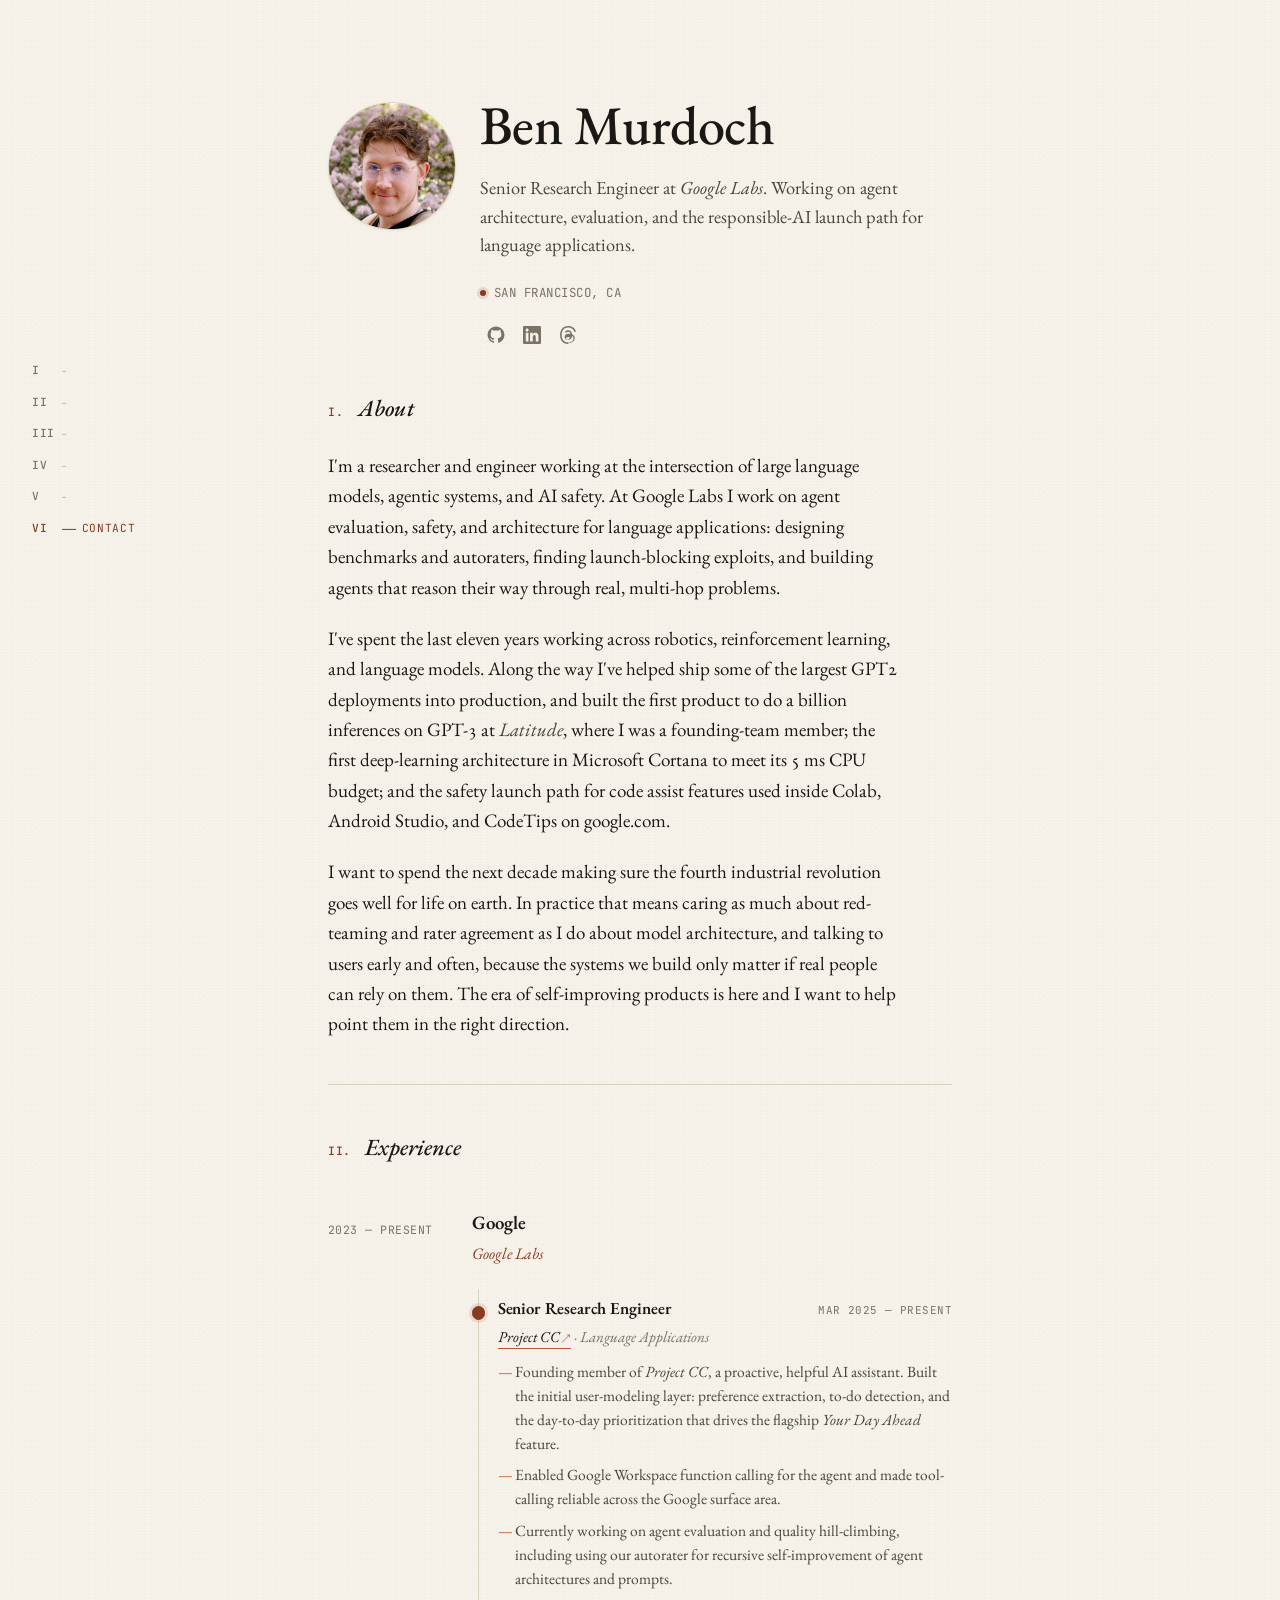
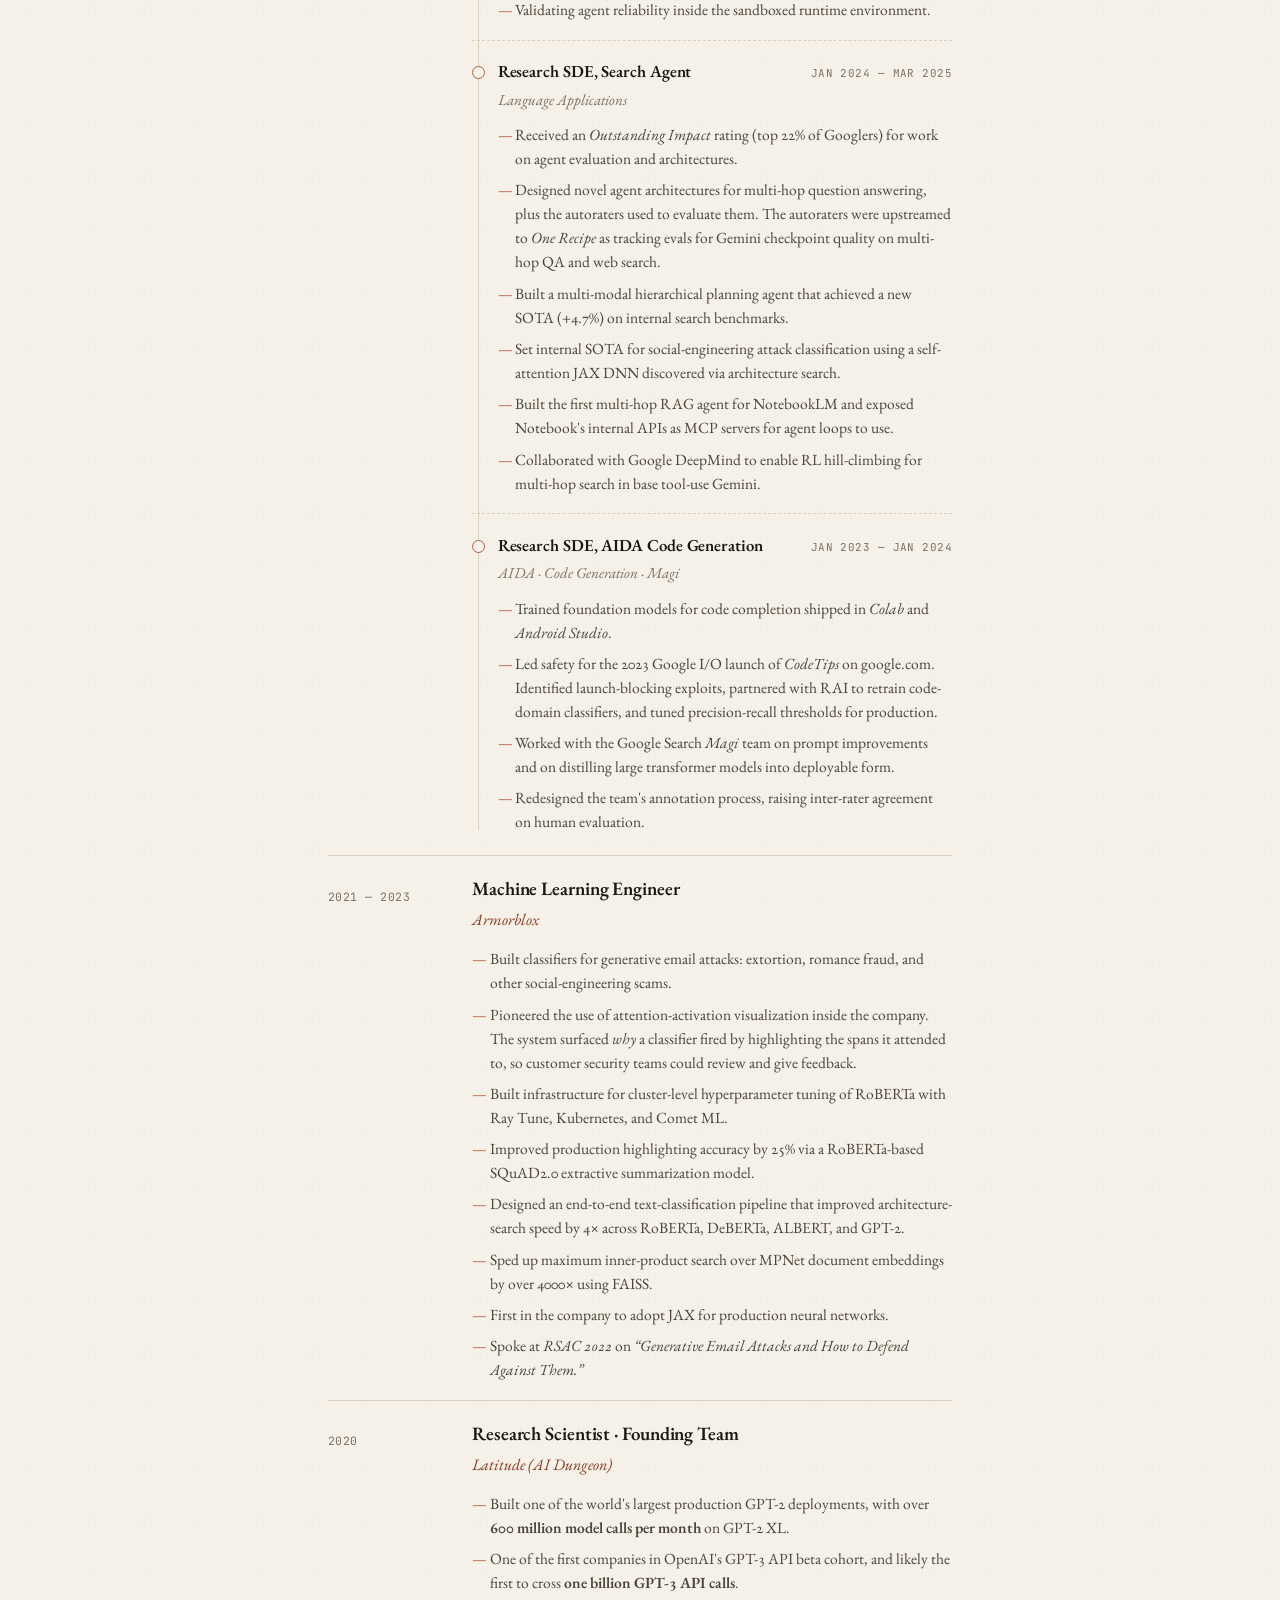
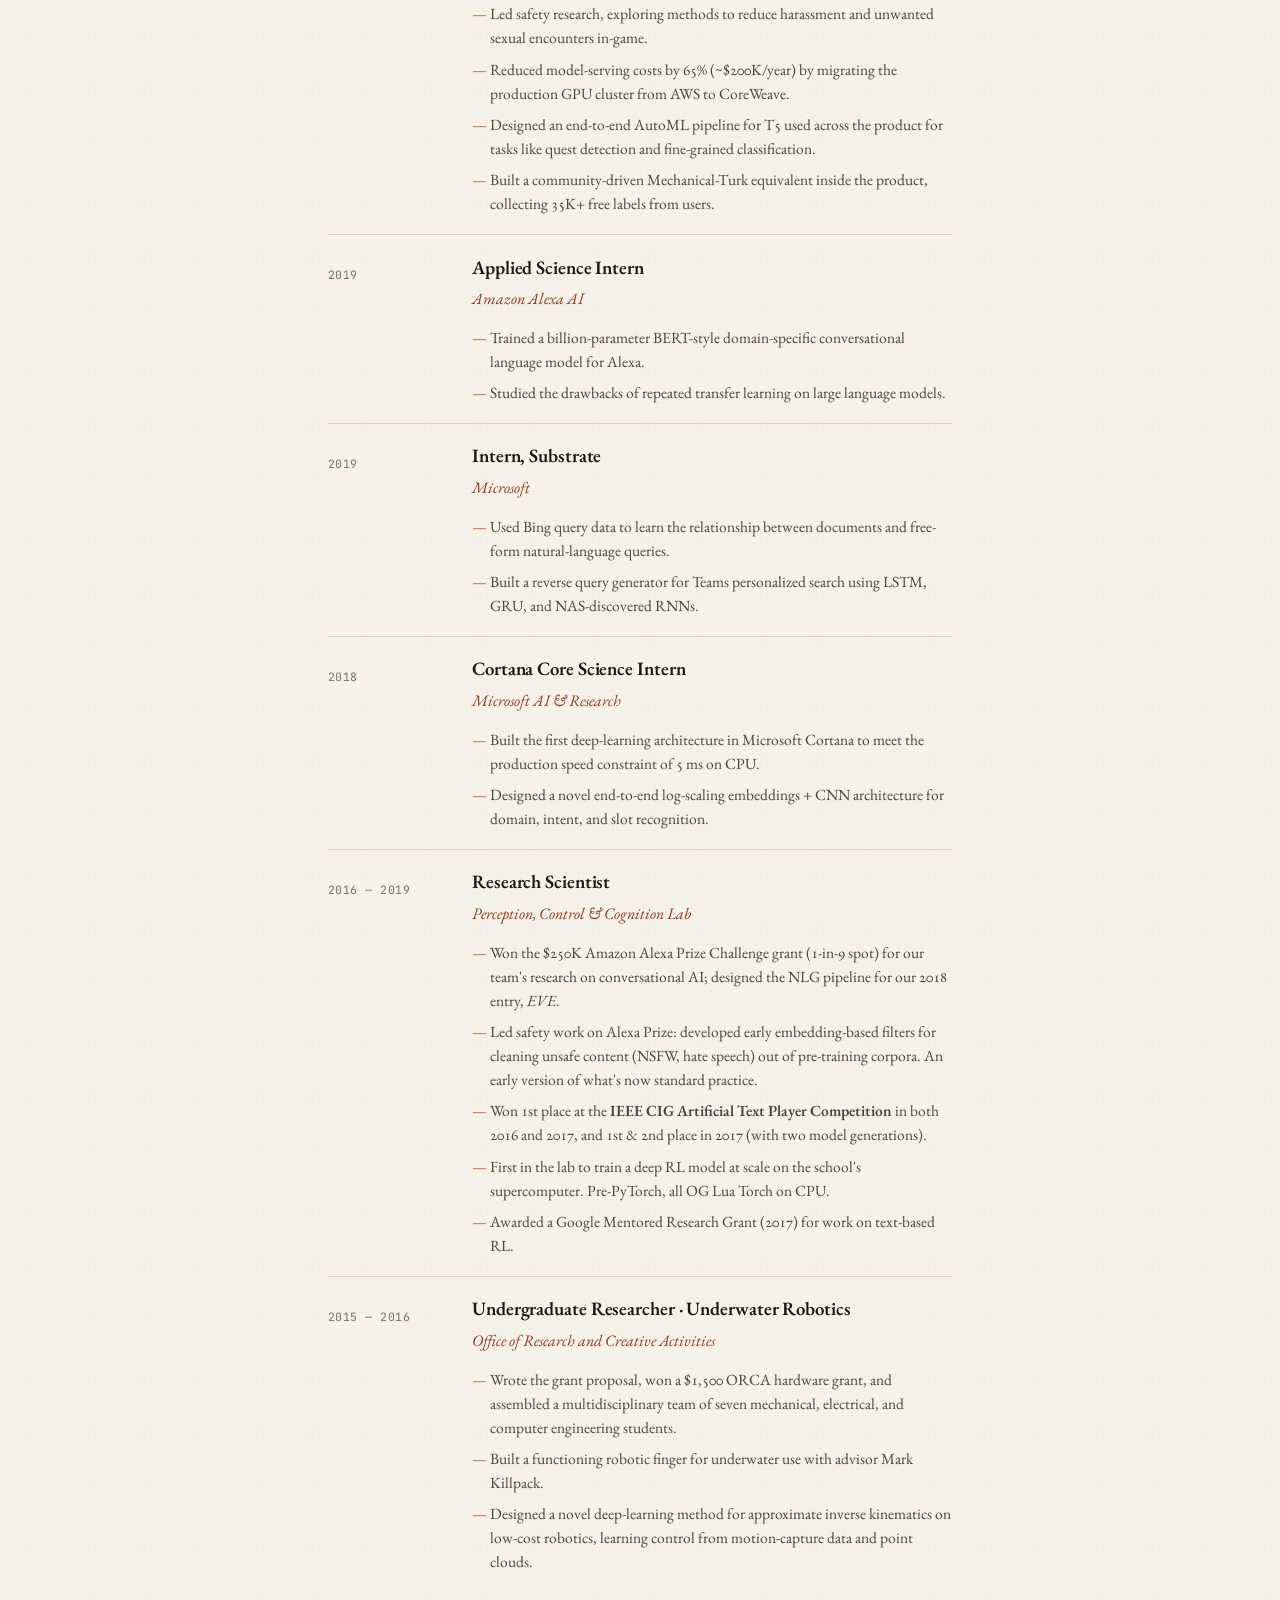
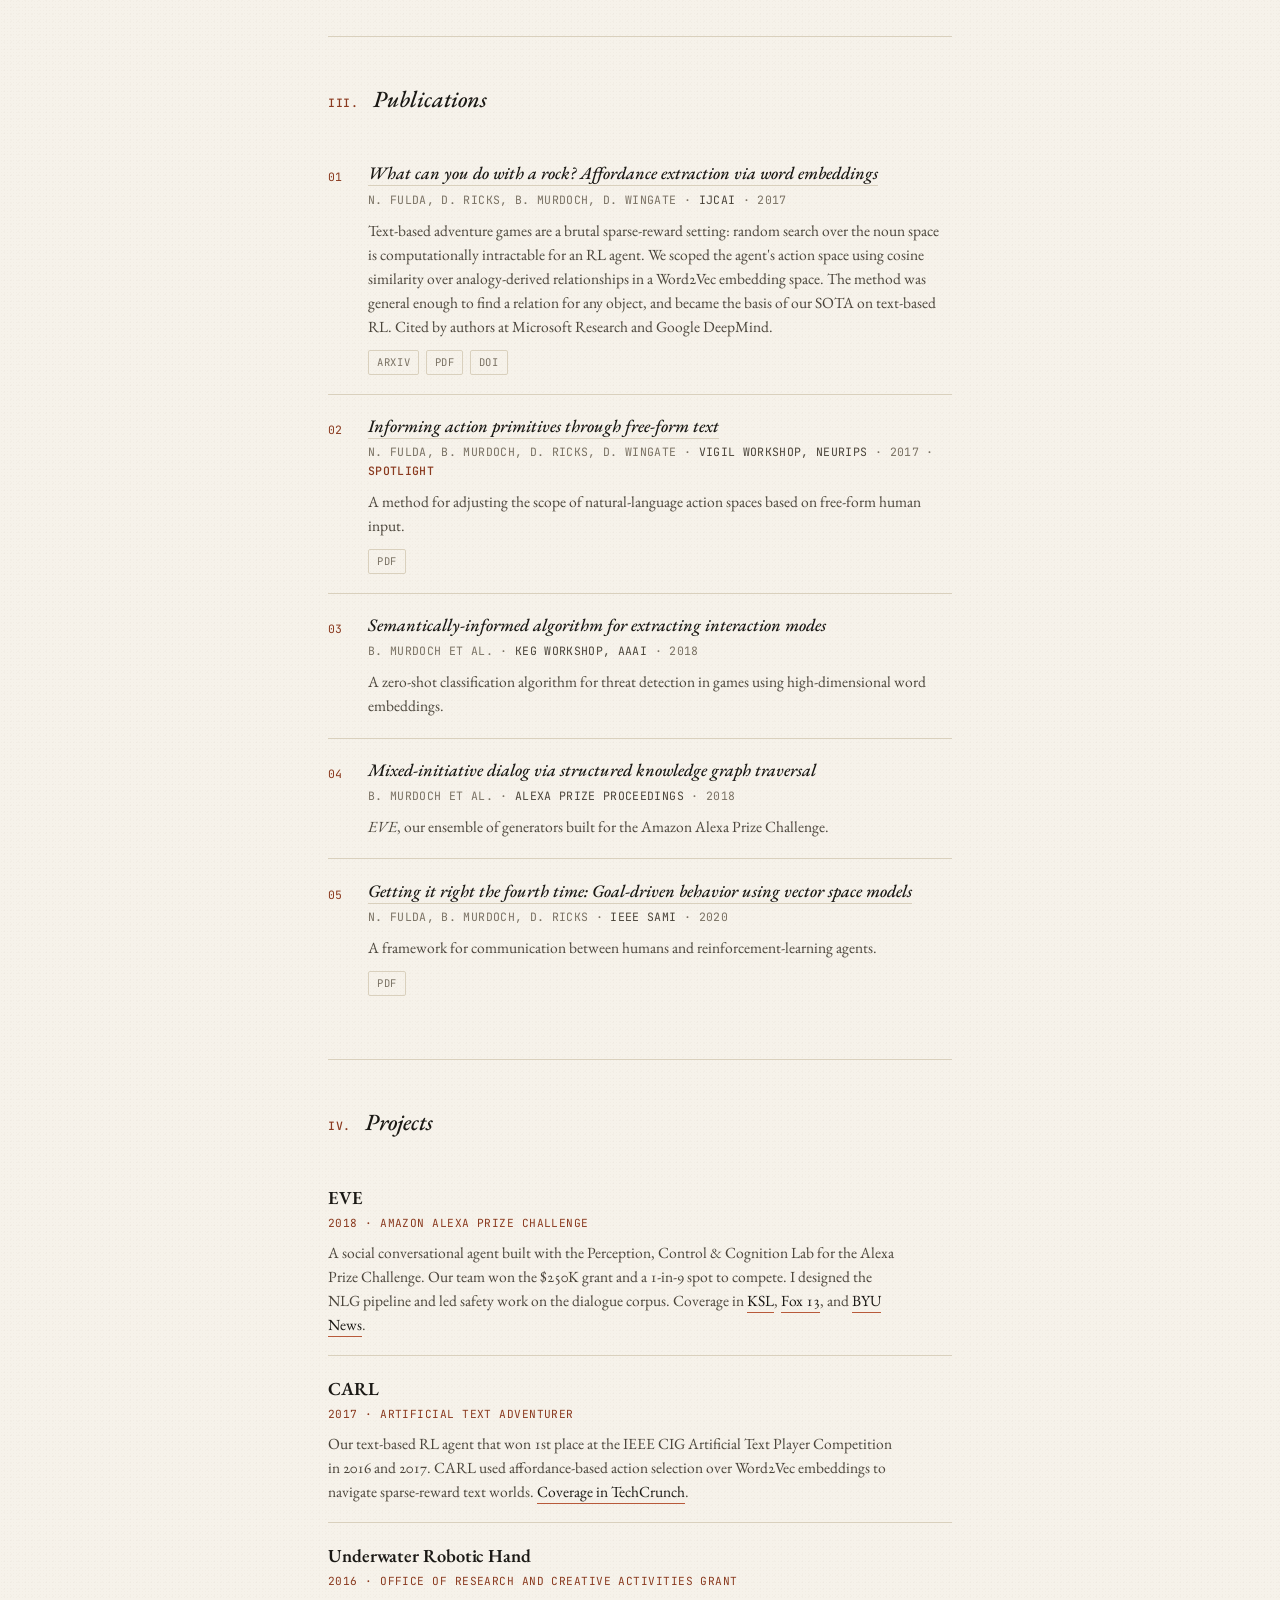
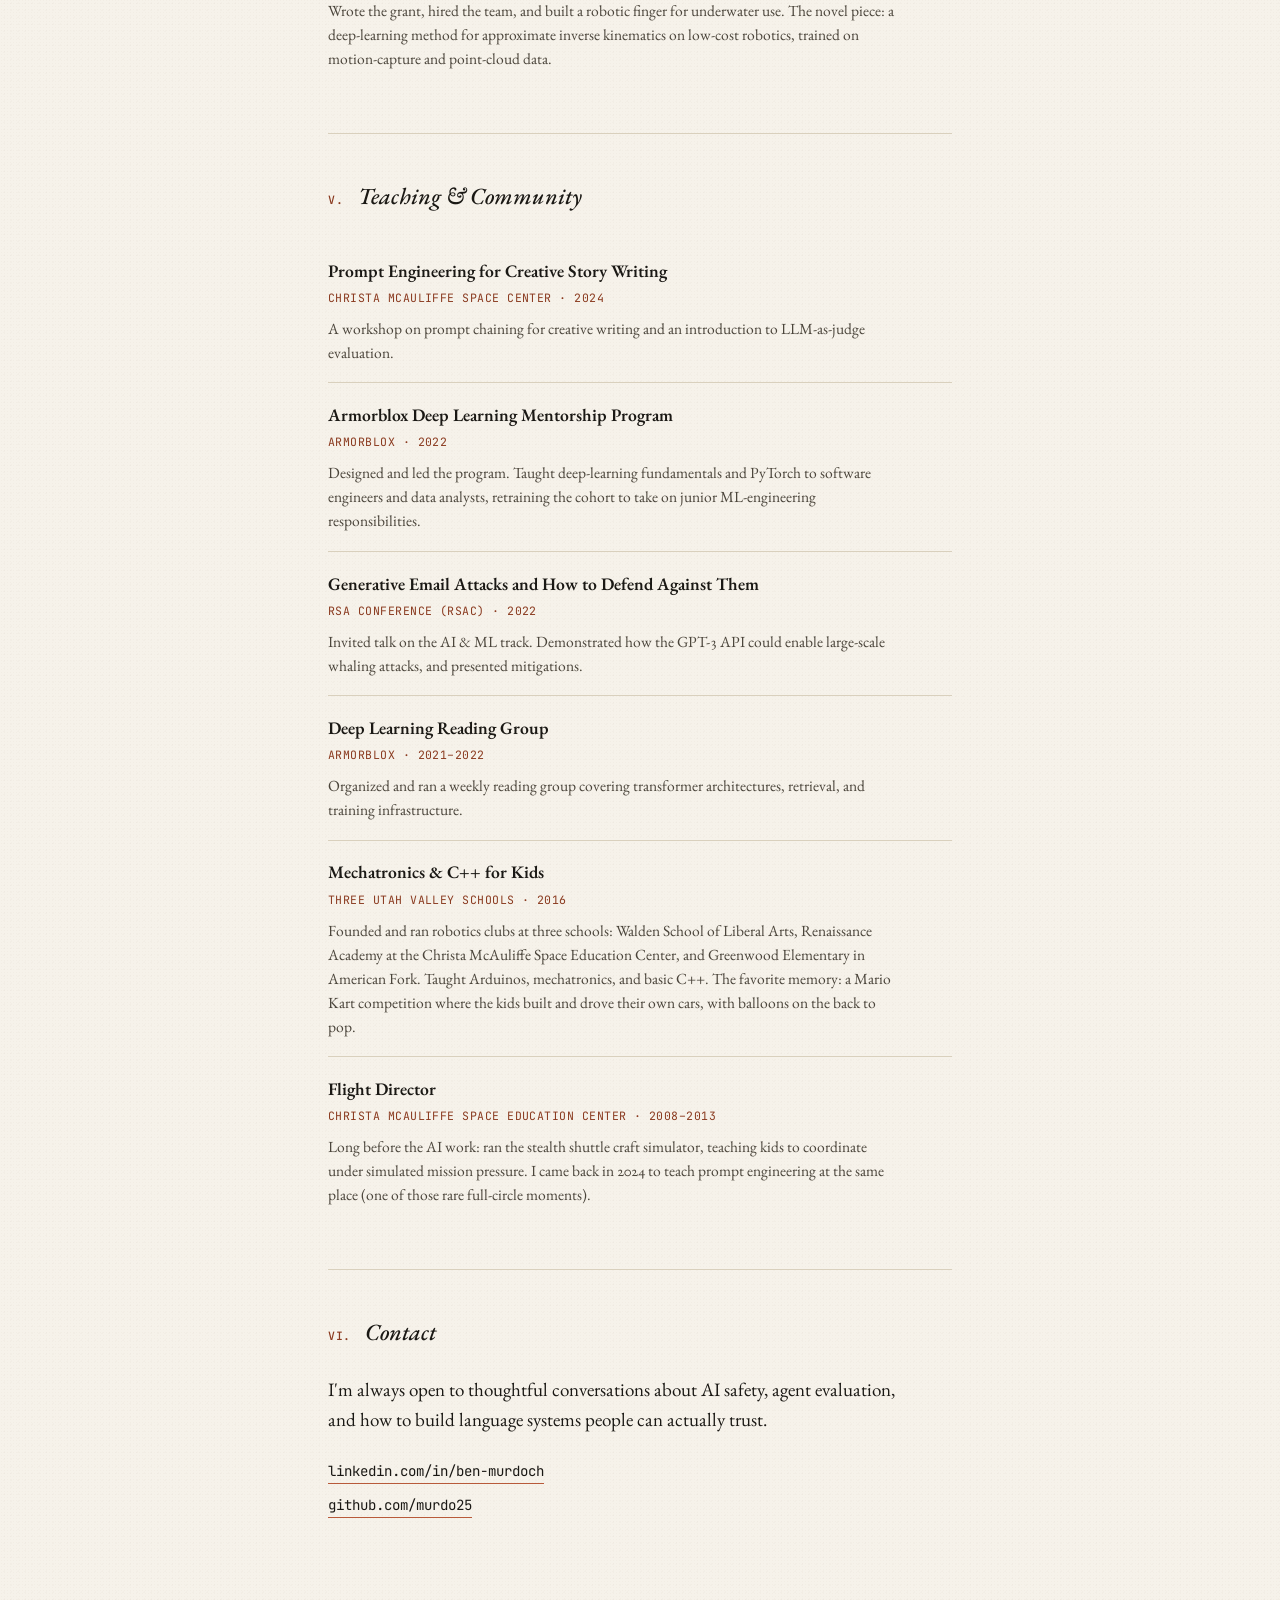
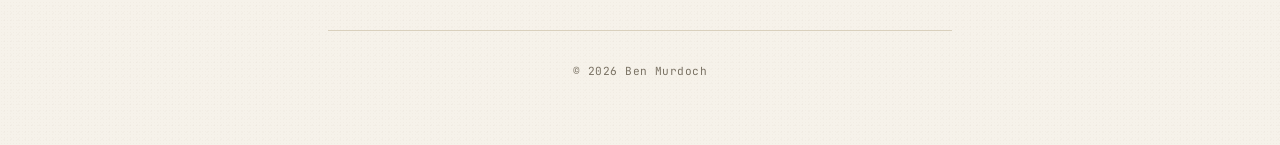
<file: index.html>
<!DOCTYPE html>
<html lang="en">
<head>
  <meta charset="UTF-8" />
  <meta name="viewport" content="width=device-width, initial-scale=1.0" />
  <meta name="description" content="Ben Murdoch — Senior Research Engineer at Google Labs. AI safety, search agents, and language applications." />
  <meta name="author" content="Ben Murdoch" />

  <meta property="og:title" content="Ben Murdoch" />
  <meta property="og:description" content="Senior Research Engineer at Google Labs. AI safety, search agents, and language applications." />
  <meta property="og:type" content="website" />
  <meta property="og:url" content="https://benmurdoch.com/" />
  <meta property="og:image" content="https://benmurdoch.com/og-image.png" />
  <meta property="og:image:width" content="1200" />
  <meta property="og:image:height" content="630" />
  <meta property="og:image:alt" content="Ben Murdoch — Senior Research Engineer at Google Labs, San Francisco." />

  <meta name="twitter:card" content="summary_large_image" />
  <meta name="twitter:title" content="Ben Murdoch" />
  <meta name="twitter:description" content="Senior Research Engineer at Google Labs. AI safety, search agents, and language applications." />
  <meta name="twitter:image" content="https://benmurdoch.com/og-image.png" />

  <title>Ben Murdoch</title>

  <link rel="icon" type="image/png" href="favicon.png" />
  <link rel="apple-touch-icon" href="favicon.png" />

  <link rel="preconnect" href="https://fonts.googleapis.com">
  <link rel="preconnect" href="https://fonts.gstatic.com" crossorigin>
  <link href="https://fonts.googleapis.com/css2?family=EB+Garamond:ital,wght@0,400;0,500;0,600;1,400&family=JetBrains+Mono:wght@400;500&display=swap" rel="stylesheet">

  <style>
/* =====================================================
   Ben Murdoch — personal site
   Refined academic minimalism. Warm paper, deep ink,
   single ember accent. EB Garamond throughout, mono
   only for metadata and numerals.
   ===================================================== */

:root {
  --paper:        #f6f2ea;
  --paper-soft:   #efe9dd;
  --rule:         #d9d0bd;
  --ink:          #1a1814;
  --ink-soft:     #4a443a;
  --ink-muted:    #7a7264;
  --ember:        #8a3a1f;
  --ember-soft:   #b85a3a;

  --serif: 'EB Garamond', 'Garamond', 'Georgia', serif;
  --mono:  'JetBrains Mono', 'SF Mono', 'Menlo', monospace;

  --measure: 36rem;
  --gutter:  clamp(1.25rem, 4vw, 2.5rem);
}

* { box-sizing: border-box; }

html {
  scroll-behavior: smooth;
}

body {
  margin: 0;
  background: var(--paper);
  color: var(--ink);
  font-family: var(--serif);
  font-size: 19px;
  line-height: 1.6;
  font-feature-settings: "kern", "liga", "onum";
  -webkit-font-smoothing: antialiased;
  -moz-osx-font-smoothing: grayscale;

  /* a quiet paper texture */
  background-image:
    radial-gradient(rgba(80, 60, 30, 0.025) 1px, transparent 1px),
    radial-gradient(rgba(80, 60, 30, 0.018) 1px, transparent 1px);
  background-size: 3px 3px, 7px 7px;
  background-position: 0 0, 1px 2px;
}

main {
  max-width: 44rem;
  margin: 0 auto;
  padding: clamp(3rem, 8vw, 6rem) var(--gutter) 4rem;
}

/* =========== Typography baseline =========== */

p { margin: 0 0 1.1em; }
em { color: var(--ink-soft); }
strong { font-weight: 600; }

a, .link {
  color: var(--ink);
  text-decoration: none;
  border-bottom: 1px solid var(--ember-soft);
  padding-bottom: 1px;
  transition: color 160ms ease, border-color 160ms ease, background-color 160ms ease;
}
a:hover, .link:hover {
  color: var(--ember);
  border-bottom-color: var(--ember);
  background-color: rgba(138, 58, 31, 0.06);
}

.emph {
  font-style: italic;
  color: var(--ink-soft);
}

/* =========== Masthead =========== */

.masthead {
  margin-bottom: 1rem;
  position: relative;
  display: flex;
  align-items: flex-start;
  gap: 1.5rem;
  animation: rise 700ms cubic-bezier(0.2, 0.7, 0.2, 1) both;
}

.masthead-text {
  flex: 1;
  min-width: 0;
}

.avatar {
  width: 128px;
  height: 128px;
  border-radius: 50%;
  object-fit: cover;
  flex-shrink: 0;
  margin-top: 0.4rem;
  border: 1px solid var(--rule);
  box-shadow: 0 1px 3px rgba(26, 24, 20, 0.06);
}

@media (max-width: 640px) {
  .avatar {
    width: 80px;
    height: 80px;
  }
}

.name {
  font-family: var(--serif);
  font-weight: 500;
  font-size: clamp(2.4rem, 6vw, 3.4rem);
  line-height: 1.05;
  letter-spacing: -0.01em;
  margin: 0 0 1.25rem;
  color: var(--ink);
}

.tagline {
  font-size: 1.15rem;
  line-height: 1.55;
  color: var(--ink-soft);
  max-width: var(--measure);
  margin-bottom: 1rem;
}

.locus {
  font-family: var(--mono);
  font-size: 0.78rem;
  letter-spacing: 0.04em;
  text-transform: uppercase;
  color: var(--ink-muted);
  display: inline-flex;
  align-items: center;
  gap: 0.5rem;
  margin: 0;
}

/* =========== Masthead social icons =========== */

.socials {
  display: flex;
  align-items: center;
  gap: 0.25rem;
  margin: 0.9rem 0 0;
  padding: 0;
  list-style: none;
}

.socials a {
  display: inline-flex;
  align-items: center;
  justify-content: center;
  width: 2rem;
  height: 2rem;
  color: var(--ink-muted);
  border: none;
  background: transparent;
  border-radius: 50%;
  padding: 0;
  transition: color 180ms ease, background-color 180ms ease, transform 180ms ease;
}

.socials a:hover,
.socials a:focus-visible {
  color: var(--ember);
  background-color: rgba(138, 58, 31, 0.08);
  transform: translateY(-1px);
}

.socials svg {
  width: 18px;
  height: 18px;
  display: block;
  fill: currentColor;
}

.dot {
  width: 6px;
  height: 6px;
  border-radius: 50%;
  background: var(--ember);
  box-shadow: 0 0 0 3px rgba(138, 58, 31, 0.15);
  animation: pulse 2.6s ease-in-out infinite;
}

@keyframes pulse {
  0%, 100% { box-shadow: 0 0 0 3px rgba(138, 58, 31, 0.15); }
  50%      { box-shadow: 0 0 0 6px rgba(138, 58, 31, 0.04); }
}

@keyframes rise {
  from { opacity: 0; transform: translateY(12px); }
  to   { opacity: 1; transform: translateY(0); }
}

/* =========== Section scaffolding =========== */

.section {
  padding-top: 2.75rem;
  padding-bottom: 0.5rem;
  border-top: 1px solid var(--rule);
  margin-top: 2.25rem;
  scroll-margin-top: 2rem;
}

.section:first-of-type {
  border-top: none;
  margin-top: 0;
  padding-top: 1.25rem;
}

.section-title {
  font-family: var(--serif);
  font-weight: 500;
  font-style: italic;
  font-size: 1.45rem;
  margin: 0 0 1.5rem;
  color: var(--ink);
  display: flex;
  align-items: baseline;
  gap: 0.9rem;
}

.numeral {
  font-family: var(--mono);
  font-style: normal;
  font-size: 0.72rem;
  font-weight: 500;
  letter-spacing: 0.05em;
  color: var(--ember);
  text-transform: uppercase;
  flex-shrink: 0;
}

.prose {
  max-width: var(--measure);
}

.prose p:last-child { margin-bottom: 0; }

/* =========== Experience timeline =========== */

.timeline {
  list-style: none;
  padding: 0;
  margin: 0;
}

.entry {
  display: grid;
  grid-template-columns: 7.5rem 1fr;
  gap: 1.5rem;
  padding: 1.1rem 0;
  border-bottom: 1px solid var(--rule);
}

.entry:last-child { border-bottom: none; }

.entry-meta {
  padding-top: 0.35rem;
}

.entry-dates {
  font-family: var(--mono);
  font-size: 0.72rem;
  letter-spacing: 0.04em;
  color: var(--ink-muted);
  text-transform: uppercase;
}

.entry-role {
  font-family: var(--serif);
  font-size: 1.18rem;
  font-weight: 600;
  margin: 0 0 0.2rem;
  color: var(--ink);
  letter-spacing: -0.005em;
}

.entry-org {
  margin: 0 0 0.9rem;
  color: var(--ember);
  font-style: italic;
  font-size: 1rem;
}

.entry-points {
  list-style: none;
  padding: 0;
  margin: 0;
  font-size: 0.97rem;
  line-height: 1.55;
  color: var(--ink-soft);
}

.entry-points li {
  position: relative;
  padding-left: 1.1rem;
  margin-bottom: 0.45rem;
}

.entry-points li::before {
  content: "—";
  position: absolute;
  left: 0;
  color: var(--ember-soft);
  font-family: var(--serif);
}

.entry-points li:last-child { margin-bottom: 0; }

/* =========== Nested sub-entries (e.g. roles within Google) =========== */

.subentries {
  list-style: none;
  padding: 0;
  margin: 0.5rem 0 0;
  position: relative;
}

/* vertical rule connecting sub-entries */
.subentries::before {
  content: "";
  position: absolute;
  left: 0.35rem;
  top: 0.5rem;
  bottom: 0.5rem;
  width: 1px;
  background: var(--rule);
}

.subentry {
  position: relative;
  padding: 1.1rem 0 1.1rem 1.6rem;
  border-bottom: 1px dashed var(--rule);
}

.subentry:last-child { border-bottom: none; padding-bottom: 0.2rem; }
.subentry:first-child { padding-top: 0.9rem; }

/* node on the vertical rule */
.subentry::before {
  content: "";
  position: absolute;
  left: 0;
  top: 1.6rem;
  width: 0.7rem;
  height: 0.7rem;
  border-radius: 50%;
  background: var(--paper);
  border: 1.5px solid var(--ember-soft);
}

/* solid filled node for the promoted role (top sub-entry) */
.subentry:first-child::before {
  background: var(--ember);
  border-color: var(--ember);
  box-shadow: 0 0 0 3px rgba(138, 58, 31, 0.12);
}

.subentry-head {
  display: flex;
  flex-wrap: wrap;
  align-items: baseline;
  justify-content: space-between;
  gap: 0.5rem 1rem;
  margin-bottom: 0.15rem;
}

.subentry-role {
  font-family: var(--serif);
  font-size: 1.05rem;
  font-weight: 600;
  margin: 0;
  color: var(--ink);
  letter-spacing: -0.005em;
  display: flex;
  flex-wrap: wrap;
  align-items: baseline;
  gap: 0.7rem;
}

.subentry-dates {
  font-family: var(--mono);
  font-size: 0.68rem;
  letter-spacing: 0.04em;
  color: var(--ink-muted);
  text-transform: uppercase;
  white-space: nowrap;
}

.subentry-team {
  font-family: var(--serif);
  font-style: italic;
  font-size: 0.95rem;
  color: var(--ink-muted);
  margin: 0 0 0.7rem;
}

/* Tiny external-link glyph — used inline inside an <a> to signal off-site.
   font-variant-emoji: text + the U+FE0E variation selector in the markup
   keep iOS/Android from rendering the arrow as a color emoji. */
.link-ext {
  font-size: 0.78em;
  color: var(--ember-soft);
  display: inline-block;
  vertical-align: 0.08em;
  margin-left: 0.12em;
  font-style: normal;
  font-variant-emoji: text;
  font-family: var(--serif);
  transition: transform 240ms cubic-bezier(0.2, 0.7, 0.2, 1), color 200ms ease;
}

a:hover .link-ext { color: var(--ember); transform: translate(2px, -2px); }

/* =========== Publications =========== */

.pubs {
  list-style: none;
  padding: 0;
  margin: 0;
  counter-reset: pub;
}

.pub {
  counter-increment: pub;
  padding: 1.2rem 0;
  border-bottom: 1px solid var(--rule);
  position: relative;
  padding-left: 2.5rem;
}

.pub::before {
  content: counter(pub, decimal-leading-zero);
  position: absolute;
  left: 0;
  top: 1.65rem;
  font-family: var(--mono);
  font-size: 0.72rem;
  color: var(--ember);
  letter-spacing: 0.04em;
}

.pub:last-child { border-bottom: none; }

.pub-title {
  font-family: var(--serif);
  font-size: 1.1rem;
  font-weight: 500;
  font-style: italic;
  color: var(--ink);
  margin: 0 0 0.35rem;
  line-height: 1.35;
}

.pub-meta {
  font-family: var(--mono);
  font-size: 0.72rem;
  letter-spacing: 0.03em;
  color: var(--ink-muted);
  text-transform: uppercase;
  margin: 0 0 0.6rem;
}

.venue { color: var(--ink-soft); }

.award {
  color: var(--ember);
  font-weight: 500;
}

.pub-blurb {
  font-size: 0.97rem;
  color: var(--ink-soft);
  margin: 0;
  line-height: 1.55;
  max-width: var(--measure);
}

.pub-link {
  color: var(--ink);
  border-bottom: 1px solid var(--rule);
  padding-bottom: 1px;
  transition: color 160ms ease, border-color 160ms ease;
}

.pub-link:hover {
  color: var(--ember);
  border-bottom-color: var(--ember);
  background: transparent;
}

.pub-actions {
  margin: 0.7rem 0 0;
  display: flex;
  flex-wrap: wrap;
  gap: 0.4rem;
  font-family: var(--mono);
  font-size: 0.66rem;
  letter-spacing: 0.06em;
  text-transform: uppercase;
}

.pub-actions a {
  color: var(--ink-muted);
  border: 1px solid var(--rule);
  border-radius: 2px;
  padding: 0.18rem 0.5rem;
  background: transparent;
  transition: color 160ms ease, border-color 160ms ease, background 160ms ease;
}

.pub-actions a:hover {
  color: var(--ember);
  border-color: var(--ember-soft);
  background: rgba(138, 58, 31, 0.04);
}

/* =========== Projects (Writing & Projects section) =========== */

.projects {
  list-style: none;
  padding: 0;
  margin: 0;
}

.project {
  padding: 1.1rem 0;
  border-bottom: 1px solid var(--rule);
}

.project:last-child {
  border-bottom: none;
}

.project-title {
  font-family: var(--serif);
  font-size: 1.15rem;
  font-weight: 600;
  margin: 0 0 0.2rem;
  color: var(--ink);
  letter-spacing: -0.005em;
}

.project-meta {
  font-family: var(--mono);
  font-size: 0.7rem;
  letter-spacing: 0.04em;
  color: var(--ember);
  text-transform: uppercase;
  margin: 0 0 0.5rem;
}

.project-blurb {
  font-size: 0.97rem;
  color: var(--ink-soft);
  margin: 0;
  line-height: 1.55;
  max-width: var(--measure);
}

.project-link-inline {
  color: var(--ink);
  border-bottom: 1px solid var(--ember-soft);
  padding-bottom: 1px;
}

.project-link-inline:hover {
  color: var(--ember);
  border-bottom-color: var(--ember);
}

.writing-note {
  margin-top: 1.6rem;
  padding-top: 1.2rem;
  border-top: 1px dashed var(--rule);
  font-style: italic;
  color: var(--ink-muted);
  font-size: 0.95rem;
}

.writing-note p { margin: 0; }

/* =========== Teaching =========== */

.teaching-list {
  list-style: none;
  padding: 0;
  margin: 0;
}

.teaching-item {
  padding: 1.1rem 0;
  border-bottom: 1px solid var(--rule);
}

.teaching-item:last-child { border-bottom: none; }

.teaching-title {
  font-family: var(--serif);
  font-size: 1.1rem;
  font-weight: 600;
  margin: 0 0 0.25rem;
  color: var(--ink);
}

.teaching-meta {
  font-family: var(--mono);
  font-size: 0.72rem;
  letter-spacing: 0.04em;
  color: var(--ember);
  text-transform: uppercase;
  margin: 0 0 0.6rem;
}

.teaching-blurb {
  font-size: 0.97rem;
  color: var(--ink-soft);
  margin: 0;
  line-height: 1.55;
  max-width: var(--measure);
}

/* =========== Contact =========== */

.section-contact {
  padding-bottom: 3rem;
}

.links {
  list-style: none;
  padding: 0;
  margin: 1.5rem 0 0;
  display: flex;
  flex-direction: column;
  gap: 0.6rem;
  font-family: var(--mono);
  font-size: 0.88rem;
}

.links a {
  display: inline-block;
}

/* =========== Colophon =========== */

.colophon {
  margin-top: 4rem;
  padding-top: 2rem;
  border-top: 1px solid var(--rule);
  font-family: var(--mono);
  font-size: 0.7rem;
  letter-spacing: 0.04em;
  color: var(--ink-muted);
  text-align: center;
}

.colophon p { margin: 0; }

/* =========== Mobile =========== */

@media (max-width: 640px) {
  body { font-size: 17px; }

  .masthead { margin-bottom: 3rem; }

  .entry {
    grid-template-columns: 1fr;
    gap: 0.5rem;
  }

  .entry-meta { padding-top: 0; }

  .pub { padding-left: 2rem; }
  .pub::before { top: 1.55rem; }

  .section { padding-top: 2.75rem; }

  .subentry-head {
    flex-direction: column;
    gap: 0.25rem;
  }
  .subentry-dates { order: -1; }
  .subentry-role { font-size: 1rem; }
}

/* =========== Reduced motion =========== */

@media (prefers-reduced-motion: reduce) {
  *, *::before, *::after {
    animation-duration: 0.01ms !important;
    animation-iteration-count: 1 !important;
    transition-duration: 0.01ms !important;
    scroll-behavior: auto !important;
  }
}

/* =========== Selection =========== */

::selection {
  background: var(--ember);
  color: var(--paper);
}

/* =========== Side navigation =========== */

.side-nav {
  position: fixed;
  top: 50%;
  left: 2rem;
  transform: translateY(-50%);
  z-index: 10;
}

.side-nav ul {
  list-style: none;
  margin: 0;
  padding: 0;
  display: flex;
  flex-direction: column;
  gap: 0.05rem;
}

.side-nav a {
  display: flex;
  align-items: center;
  gap: 1.6rem;
  padding: 0.4rem 0.5rem 0.4rem 0;
  font-family: var(--mono);
  font-size: 0.7rem;
  letter-spacing: 0.06em;
  text-transform: uppercase;
  color: var(--ink-muted);
  border: none;
  background: transparent;
  transition: color 200ms ease, transform 200ms ease;
}

.side-nav a:hover {
  color: var(--ember);
  background: transparent;
  transform: translateX(2px);
}

.side-nav .nav-num {
  display: inline-block;
  width: 1.5rem;
  font-weight: 500;
  color: inherit;
  position: relative;
  text-align: left;
}

/* small bullet that grows rightward when active */
.side-nav .nav-num::after {
  content: "";
  display: block;
  width: 4px;
  height: 1px;
  background: currentColor;
  position: absolute;
  left: calc(100% + 0.35rem);
  top: 50%;
  opacity: 0.4;
  transition: width 260ms cubic-bezier(0.2, 0.7, 0.2, 1), opacity 260ms ease, background 260ms ease;
}

.side-nav .nav-label {
  opacity: 0;
  transform: translateX(-6px);
  transition: opacity 220ms ease, transform 220ms ease;
  pointer-events: none;
  white-space: nowrap;
}

/* Reveal full label on hover or active */
.side-nav:hover .nav-label,
.side-nav a.is-active .nav-label {
  opacity: 1;
  transform: translateX(0);
  pointer-events: auto;
}

.side-nav a.is-active {
  color: var(--ember);
}

.side-nav a.is-active .nav-num::after {
  width: 14px;
  opacity: 1;
  background: var(--ember);
}

/* =========== Mobile / narrow-viewport nav =========== */
/* Below 1100px, the side-nav becomes a compact sticky top bar */

@media (max-width: 1100px) {
  .side-nav {
    top: 0;
    left: 0;
    right: 0;
    transform: none;
    background: rgba(246, 242, 234, 0.85);
    backdrop-filter: saturate(140%) blur(10px);
    -webkit-backdrop-filter: saturate(140%) blur(10px);
    border-bottom: 1px solid var(--rule);
    padding: 0.55rem 0;
  }

  .side-nav ul {
    flex-direction: row;
    gap: 1.25rem;
    overflow-x: auto;
    -webkit-overflow-scrolling: touch;
    scrollbar-width: none;
    padding: 0 var(--gutter);
    scroll-padding-inline: var(--gutter);
    /* Fade the edges so cut-off labels read as "scroll →", not "cut off" */
    mask-image: linear-gradient(
      to right,
      transparent 0,
      #000 1.25rem,
      #000 calc(100% - 1.5rem),
      transparent 100%
    );
    -webkit-mask-image: linear-gradient(
      to right,
      transparent 0,
      #000 1.25rem,
      #000 calc(100% - 1.5rem),
      transparent 100%
    );
  }
  .side-nav ul::-webkit-scrollbar { display: none; }

  .side-nav a {
    padding: 0.2rem 0;
    gap: 0;
  }

  .side-nav a:hover { transform: none; }

  /* On mobile, drop the numerals and the sliding dash —
     the labels themselves carry the weight */
  .side-nav .nav-num,
  .side-nav .nav-num::after { display: none; }

  .side-nav .nav-label {
    opacity: 1;
    transform: none;
    pointer-events: auto;
    border-bottom: 1px solid transparent;
    padding-bottom: 1px;
    transition: color 200ms ease, border-color 200ms ease;
  }

  .side-nav a.is-active .nav-label {
    color: var(--ember);
    border-bottom-color: var(--ember);
  }

  .side-nav a:hover .nav-label { color: var(--ember); }

  /* Push the masthead below the fixed nav bar, with breathing room */
  main { padding-top: clamp(5rem, 14vw, 7rem); }
}

/* =========== Keyboard focus =========== */

:focus { outline: none; }

:focus-visible {
  outline: 2px solid var(--ember);
  outline-offset: 3px;
  border-radius: 1px;
}

a:focus-visible,
.link:focus-visible,
.pub-link:focus-visible,
.project-link-inline:focus-visible {
  outline: none;
  border-bottom-color: var(--ember);
  background-color: rgba(138, 58, 31, 0.10);
}

.pub-actions a:focus-visible {
  outline: none;
  color: var(--ember);
  border-color: var(--ember);
  background: rgba(138, 58, 31, 0.06);
}

.side-nav a:focus-visible {
  outline: none;
  color: var(--ember);
}

.side-nav a:focus-visible .nav-label {
  opacity: 1;
  transform: translateX(0);
  pointer-events: auto;
}

/* =========== Print =========== */

@media print {
  body {
    background: #fff;
    background-image: none;
    color: #000;
    font-size: 10.5pt;
    line-height: 1.45;
  }

  main {
    max-width: none;
    margin: 0;
    padding: 0.4in 0.5in;
  }

  .side-nav,
  .colophon,
  .dot { display: none !important; }

  .avatar {
    width: 1in;
    height: 1in;
    box-shadow: none;
    margin-top: 0;
  }

  .name { font-size: 22pt; margin-bottom: 0.4rem; }
  .tagline { font-size: 11pt; }
  .locus { font-size: 8.5pt; }

  .section { padding-top: 1.1rem; margin-top: 0.6rem; }
  .section-title { font-size: 13pt; page-break-after: avoid; }

  .entry-role,
  .subentry-role,
  .project-title,
  .teaching-title,
  .pub-title { font-size: 11pt; }

  a, .link, .pub-link, .project-link-inline {
    color: #000;
    border-bottom: none;
  }

  .pub-actions { display: none; }

  /* Avoid orphaned items breaking awkwardly across pages */
  .masthead,
  .section-title,
  .entry,
  .subentry,
  .pub,
  .project,
  .teaching-item { page-break-inside: avoid; }
}

</style>
</head>
<body>
  <nav class="side-nav" aria-label="Section navigation">
    <ul>
      <li><a href="#about" data-section="about"><span class="nav-num">i</span><span class="nav-label">About</span></a></li>
      <li><a href="#experience" data-section="experience"><span class="nav-num">ii</span><span class="nav-label">Experience</span></a></li>
      <li><a href="#publications" data-section="publications"><span class="nav-num">iii</span><span class="nav-label">Publications</span></a></li>
      <li><a href="#projects" data-section="projects"><span class="nav-num">iv</span><span class="nav-label">Projects</span></a></li>
      <li><a href="#teaching" data-section="teaching"><span class="nav-num">v</span><span class="nav-label">Teaching</span></a></li>
      <li><a href="#contact" data-section="contact"><span class="nav-num">vi</span><span class="nav-label">Contact</span></a></li>
    </ul>
  </nav>

  <main>
    <!-- ============ HEADER ============ -->
    <header class="masthead">
      <img class="avatar" src="profile.jpg" alt="Ben Murdoch" width="128" height="128" />
      <div class="masthead-text">
        <h1 class="name">Ben Murdoch</h1>
        <p class="tagline">
          Senior Research Engineer at <span class="emph">Google Labs</span>.
          Working on agent architecture, evaluation, and the
          responsible-AI launch path for language applications.
        </p>
        <p class="locus">
          <span class="dot" aria-hidden="true"></span>
          San Francisco, CA
        </p>
        <ul class="socials" aria-label="Social links">
          <li>
            <a href="https://github.com/murdo25" target="_blank" rel="noopener" aria-label="GitHub">
              <svg viewBox="0 0 24 24" aria-hidden="true" focusable="false">
                <path d="M12 .5C5.73.5.75 5.48.75 11.75c0 4.97 3.22 9.18 7.69 10.67.56.1.77-.24.77-.54 0-.27-.01-1-.02-1.96-3.13.68-3.79-1.51-3.79-1.51-.51-1.31-1.25-1.66-1.25-1.66-1.02-.7.08-.69.08-.69 1.13.08 1.72 1.16 1.72 1.16 1 1.72 2.63 1.22 3.27.93.1-.73.39-1.22.71-1.5-2.5-.29-5.13-1.25-5.13-5.55 0-1.23.44-2.23 1.16-3.02-.12-.29-.5-1.43.11-2.97 0 0 .95-.3 3.1 1.15.9-.25 1.86-.38 2.82-.38.96 0 1.93.13 2.83.38 2.15-1.45 3.1-1.15 3.1-1.15.61 1.54.23 2.68.11 2.97.72.79 1.16 1.79 1.16 3.02 0 4.31-2.63 5.25-5.14 5.53.4.35.76 1.03.76 2.08 0 1.5-.01 2.71-.01 3.08 0 .3.2.65.78.54 4.46-1.49 7.68-5.7 7.68-10.67C23.25 5.48 18.27.5 12 .5Z"/>
              </svg>
            </a>
          </li>
          <li>
            <a href="https://www.linkedin.com/in/ben-murdoch/" target="_blank" rel="noopener" aria-label="LinkedIn">
              <svg viewBox="0 32 448 448" aria-hidden="true" focusable="false">
                <path d="M416 32H31.9C14.3 32 0 46.5 0 64.3v383.4C0 465.5 14.3 480 31.9 480H416c17.6 0 32-14.5 32-32.3V64.3c0-17.8-14.4-32.3-32-32.3zM135.4 416H69V202.2h66.5V416zm-33.2-243c-21.3 0-38.5-17.3-38.5-38.5S80.9 96 102.2 96c21.2 0 38.5 17.3 38.5 38.5 0 21.3-17.2 38.5-38.5 38.5zm282.1 243h-66.4V312c0-24.8-.5-56.7-34.5-56.7-34.6 0-39.9 27-39.9 54.9V416h-66.4V202.2h63.7v29.2h.9c8.9-16.8 30.6-34.5 62.9-34.5 67.2 0 79.7 44.3 79.7 101.9V416z"/>
              </svg>
            </a>
          </li>
          <li>
            <a href="https://www.threads.net/@ben.murdoch" target="_blank" rel="noopener" aria-label="Threads">
              <svg viewBox="0 0 24 24" aria-hidden="true" focusable="false">
                <path d="M12.186 24h-.007c-3.581-.024-6.334-1.205-8.184-3.509C2.35 18.44 1.5 15.586 1.472 12.01v-.017c.03-3.579.879-6.43 2.525-8.482C5.845 1.205 8.6.024 12.18 0h.014c2.746.02 5.043.725 6.826 2.098 1.677 1.29 2.858 3.13 3.509 5.467l-2.04.569c-1.104-3.96-3.898-5.984-8.304-6.015-2.91.022-5.11.936-6.54 2.717C4.307 6.504 3.616 8.914 3.589 12c.027 3.086.718 5.496 2.057 7.164 1.43 1.781 3.631 2.695 6.54 2.717 2.623-.02 4.358-.631 5.8-2.045 1.647-1.613 1.618-3.593 1.09-4.798-.31-.71-.873-1.3-1.634-1.75-.192 1.352-.622 2.446-1.284 3.272-.886 1.102-2.14 1.704-3.73 1.79-1.202.065-2.361-.218-3.259-.801-1.063-.689-1.685-1.74-1.752-2.964-.065-1.19.408-2.285 1.33-3.082.88-.76 2.119-1.207 3.583-1.291a13.853 13.853 0 0 1 3.02.142c-.126-.742-.375-1.332-.745-1.757-.513-.586-1.308-.883-2.354-.89h-.029c-.84 0-1.98.232-2.7 1.32L7.74 8.005c.97-1.45 2.547-2.25 4.408-2.25h.039c3.111.019 4.962 1.873 5.143 5.108.103.043.2.084.299.13 1.39.65 2.408 1.638 2.943 2.846.748 1.681.815 4.426-1.418 6.622-1.704 1.673-3.773 2.466-6.795 2.443h-.012Zm.541-9.477c-.166 0-.337.005-.51.014-1.847.106-2.997.94-2.945 1.948.054 1.05 1.213 1.55 2.345 1.488 1.04-.058 2.395-.473 2.625-3.305a10.65 10.65 0 0 0-1.515-.145Z"/>
              </svg>
            </a>
          </li>
        </ul>
      </div>
    </header>

    <!-- ============ ABOUT ============ -->
    <section id="about" class="section">
      <h2 class="section-title"><span class="numeral">i.</span> About</h2>
      <div class="prose">
        <p>
          I'm a researcher and engineer working at the intersection of large
	  language models, agentic systems, and AI safety. At Google Labs I
	  work on agent evaluation, safety, and architecture for language
	  applications: designing benchmarks and autoraters, finding
	  launch-blocking exploits, and building agents that reason their way
	  through real, multi-hop problems.
        </p>
        <p>
          I've spent the last eleven years working across robotics,
          reinforcement learning, and language models. Along the way I've
	  helped ship some of the largest GPT2 deployments into
	  production, and built the first product to do a billion inferences on GPT-3 at <span class="emph">Latitude</span>,
	  where I was a founding-team member; the first deep-learning
	  architecture in Microsoft Cortana to meet its 5&nbsp;ms CPU
	  budget; and the safety launch path for code assist features used
	  inside Colab, Android Studio, and CodeTips on google.com.
        </p>
        <p>
          I want to spend the next decade making sure the fourth industrial
	  revolution goes well for life on earth. In practice that means
	  caring as much about red-teaming and rater agreement as I do about
	  model architecture, and talking to users early and often, because
	  the systems we build only matter if real people can rely on them.
	  The era of self-improving products is here and I want to help
	  point them in the right direction.
        </p>
      </div>
    </section>

    <!-- ============ EXPERIENCE ============ -->
    <section id="experience" class="section">
      <h2 class="section-title"><span class="numeral">ii.</span> Experience</h2>

      <ol class="timeline">
        <li class="entry">
          <div class="entry-meta">
            <span class="entry-dates">2023 &mdash; Present</span>
          </div>
          <div class="entry-body">
            <h3 class="entry-role">Google</h3>
            <p class="entry-org">Google Labs</p>

            <ol class="subentries">
              <li class="subentry">
                <div class="subentry-head">
                  <h4 class="subentry-role">Senior Research Engineer</h4>
                  <span class="subentry-dates">Mar 2025 &mdash; Present</span>
                </div>
                <p class="subentry-team"><a href="https://labs.google.com/cc/" target="_blank" rel="noopener">Project CC<span class="link-ext" aria-hidden="true">↗&#xFE0E;</span></a> &middot; Language Applications</p>
                <ul class="entry-points">
                  <li>Founding member of <em>Project CC</em>, a proactive, helpful AI assistant. Built the initial user-modeling layer: preference extraction, to-do detection, and the day-to-day prioritization that drives the flagship <em>Your Day Ahead</em> feature.</li>
                  <li>Enabled Google Workspace function calling for the agent and made tool-calling reliable across the Google surface area.</li>
                  <li>Currently working on agent evaluation and quality hill-climbing, including using our autorater for recursive self-improvement of agent architectures and prompts.</li>
                  <li>Validating agent reliability inside the sandboxed runtime environment.</li>
                </ul>
              </li>

              <li class="subentry">
                <div class="subentry-head">
                  <h4 class="subentry-role">Research SDE, Search Agent</h4>
                  <span class="subentry-dates">Jan 2024 &mdash; Mar 2025</span>
                </div>
                <p class="subentry-team">Language Applications</p>
                <ul class="entry-points">
                  <li>Received an <em>Outstanding Impact</em> rating (top 22% of Googlers) for work on agent evaluation and architectures.</li>
                  <li>Designed novel agent architectures for multi-hop question answering, plus the autoraters used to evaluate them. The autoraters were upstreamed to <em>One Recipe</em> as tracking evals for Gemini checkpoint quality on multi-hop QA and web search.</li>
                  <li>Built a multi-modal hierarchical planning agent that achieved a new SOTA (+4.7%) on internal search benchmarks.</li>
                  <li>Set internal SOTA for social-engineering attack classification using a self-attention JAX DNN discovered via architecture search.</li>
                  <li>Built the first multi-hop RAG agent for NotebookLM and exposed Notebook's internal APIs as MCP servers for agent loops to use.</li>
                  <li>Collaborated with Google DeepMind to enable RL hill-climbing for multi-hop search in base tool-use Gemini.</li>
                </ul>
              </li>

              <li class="subentry">
                <div class="subentry-head">
                  <h4 class="subentry-role">Research SDE, AIDA Code Generation</h4>
                  <span class="subentry-dates">Jan 2023 &mdash; Jan 2024</span>
                </div>
                <p class="subentry-team">AIDA &middot; Code Generation &middot; Magi</p>
                <ul class="entry-points">
                  <li>Trained foundation models for code completion shipped in <em>Colab</em> and <em>Android Studio</em>.</li>
                  <li>Led safety for the 2023 Google&nbsp;I/O launch of <em>CodeTips</em> on google.com. Identified launch-blocking exploits, partnered with RAI to retrain code-domain classifiers, and tuned precision-recall thresholds for production.</li>
                  <li>Worked with the Google Search <em>Magi</em> team on prompt improvements and on distilling large transformer models into deployable form.</li>
                  <li>Redesigned the team's annotation process, raising inter-rater agreement on human evaluation.</li>
                </ul>
              </li>
            </ol>
          </div>
        </li>

        <li class="entry">
          <div class="entry-meta">
            <span class="entry-dates">2021 &mdash; 2023</span>
          </div>
          <div class="entry-body">
            <h3 class="entry-role">Machine Learning Engineer</h3>
            <p class="entry-org">Armorblox</p>
            <ul class="entry-points">
              <li>Built classifiers for generative email attacks: extortion, romance fraud, and other social-engineering scams.</li>
              <li>Pioneered the use of attention-activation visualization inside the company. The system surfaced <em>why</em> a classifier fired by highlighting the spans it attended to, so customer security teams could review and give feedback.</li>
              <li>Built infrastructure for cluster-level hyperparameter tuning of RoBERTa with Ray Tune, Kubernetes, and Comet ML.</li>
              <li>Improved production highlighting accuracy by 25% via a RoBERTa-based SQuAD2.0 extractive summarization model.</li>
              <li>Designed an end-to-end text-classification pipeline that improved architecture-search speed by 4&times; across RoBERTa, DeBERTa, ALBERT, and GPT-2.</li>
              <li>Sped up maximum inner-product search over MPNet document embeddings by over 4000&times; using FAISS.</li>
              <li>First in the company to adopt JAX for production neural networks.</li>
              <li>Spoke at <span class="emph">RSAC 2022</span> on <em>&ldquo;Generative Email Attacks and How to Defend Against Them.&rdquo;</em></li>
            </ul>
          </div>
        </li>

        <li class="entry">
          <div class="entry-meta">
            <span class="entry-dates">2020</span>
          </div>
          <div class="entry-body">
            <h3 class="entry-role">Research Scientist &middot; Founding Team</h3>
            <p class="entry-org">Latitude (AI Dungeon)</p>
            <ul class="entry-points">
              <li>Built one of the world's largest production GPT-2 deployments, with over <strong>600 million model calls per month</strong> on GPT-2&nbsp;XL.</li>
              <li>One of the first companies in OpenAI's GPT-3 API beta cohort, and likely the first to cross <strong>one billion GPT-3 API calls</strong>.</li>
              <li>Led safety research, exploring methods to reduce harassment and unwanted sexual encounters in-game.</li>
              <li>Reduced model-serving costs by 65% (~$200K/year) by migrating the production GPU cluster from AWS to CoreWeave.</li>
              <li>Designed an end-to-end AutoML pipeline for T5 used across the product for tasks like quest detection and fine-grained classification.</li>
              <li>Built a community-driven Mechanical-Turk equivalent inside the product, collecting 35K+ free labels from users.</li>
            </ul>
          </div>
        </li>

        <li class="entry">
          <div class="entry-meta">
            <span class="entry-dates">2019</span>
          </div>
          <div class="entry-body">
            <h3 class="entry-role">Applied Science Intern</h3>
            <p class="entry-org">Amazon Alexa AI</p>
            <ul class="entry-points">
              <li>Trained a billion-parameter BERT-style domain-specific conversational language model for Alexa.</li>
              <li>Studied the drawbacks of repeated transfer learning on large language models.</li>
            </ul>
          </div>
        </li>

        <li class="entry">
          <div class="entry-meta">
            <span class="entry-dates">2019</span>
          </div>
          <div class="entry-body">
            <h3 class="entry-role">Intern, Substrate</h3>
            <p class="entry-org">Microsoft</p>
            <ul class="entry-points">
              <li>Used Bing query data to learn the relationship between documents and free-form natural-language queries.</li>
              <li>Built a reverse query generator for Teams personalized search using LSTM, GRU, and NAS-discovered RNNs.</li>
            </ul>
          </div>
        </li>

        <li class="entry">
          <div class="entry-meta">
            <span class="entry-dates">2018</span>
          </div>
          <div class="entry-body">
            <h3 class="entry-role">Cortana Core Science Intern</h3>
            <p class="entry-org">Microsoft AI &amp; Research</p>
            <ul class="entry-points">
              <li>Built the first deep-learning architecture in Microsoft Cortana to meet the production speed constraint of 5 ms on CPU.</li>
              <li>Designed a novel end-to-end log-scaling embeddings + CNN architecture for domain, intent, and slot recognition.</li>
            </ul>
          </div>
        </li>

        <li class="entry">
          <div class="entry-meta">
            <span class="entry-dates">2016 &mdash; 2019</span>
          </div>
          <div class="entry-body">
            <h3 class="entry-role">Research Scientist</h3>
            <p class="entry-org">Perception, Control &amp; Cognition Lab</p>
            <ul class="entry-points">
              <li>Won the $250K Amazon Alexa Prize Challenge grant (1-in-9 spot) for our team's research on conversational AI; designed the NLG pipeline for our 2018 entry, <em>EVE</em>.</li>
              <li>Led safety work on Alexa Prize: developed early embedding-based filters for cleaning unsafe content (NSFW, hate speech) out of pre-training corpora. An early version of what's now standard practice.</li>
              <li>Won 1st place at the <strong>IEEE CIG Artificial Text Player Competition</strong> in both 2016 and 2017, and 1st &amp; 2nd place in 2017 (with two model generations).</li>
              <li>First in the lab to train a deep RL model at scale on the school's supercomputer. Pre-PyTorch, all OG Lua Torch on CPU.</li>
              <li>Awarded a Google Mentored Research Grant (2017) for work on text-based RL.</li>
            </ul>
          </div>
        </li>

        <li class="entry">
          <div class="entry-meta">
            <span class="entry-dates">2015 &mdash; 2016</span>
          </div>
          <div class="entry-body">
            <h3 class="entry-role">Undergraduate Researcher &middot; Underwater Robotics</h3>
            <p class="entry-org">Office of Research and Creative Activities</p>
            <ul class="entry-points">
              <li>Wrote the grant proposal, won a $1,500 ORCA hardware grant, and assembled a multidisciplinary team of seven mechanical, electrical, and computer engineering students.</li>
              <li>Built a functioning robotic finger for underwater use with advisor Mark Killpack.</li>
              <li>Designed a novel deep-learning method for approximate inverse kinematics on low-cost robotics, learning control from motion-capture data and point clouds.</li>
            </ul>
          </div>
        </li>
      </ol>
    </section>

    <!-- ============ PUBLICATIONS ============ -->
    <section id="publications" class="section">
      <h2 class="section-title"><span class="numeral">iii.</span> Publications</h2>

      <ol class="pubs">
        <li class="pub">
          <p class="pub-title">
            <a href="https://www.ijcai.org/proceedings/2017/144" class="pub-link" target="_blank" rel="noopener">What can you do with a rock? Affordance extraction via word embeddings</a>
          </p>
          <p class="pub-meta">N. Fulda, D. Ricks, B. Murdoch, D. Wingate &middot; <span class="venue">IJCAI</span> &middot; 2017</p>
          <p class="pub-blurb">
            Text-based adventure games are a brutal sparse-reward
            setting: random search over the noun space is
            computationally intractable for an RL agent. We scoped
            the agent's action space using cosine similarity over
            analogy-derived relationships in a Word2Vec embedding
            space. The method was general enough to find a relation
            for any object, and became the basis of our SOTA on
            text-based RL. Cited by authors at Microsoft Research and
            Google DeepMind.
          </p>
          <p class="pub-actions">
            <a href="https://arxiv.org/abs/1703.03429" target="_blank" rel="noopener">arXiv</a>
            <a href="https://www.ijcai.org/proceedings/2017/0144.pdf" target="_blank" rel="noopener">PDF</a>
            <a href="https://doi.org/10.24963/ijcai.2017/144" target="_blank" rel="noopener">DOI</a>
          </p>
        </li>

        <li class="pub">
          <p class="pub-title">
            <a href="https://pcc4318.wordpress.com/wp-content/uploads/2018/08/nips_vigil_2017___informing_action_primitives_through_free_form_text.pdf" class="pub-link" target="_blank" rel="noopener">Informing action primitives through free-form text</a>
          </p>
          <p class="pub-meta">N. Fulda, B. Murdoch, D. Ricks, D. Wingate &middot; <span class="venue">ViGIL Workshop, NeurIPS</span> &middot; 2017 &middot; <span class="award">Spotlight</span></p>
          <p class="pub-blurb">
            A method for adjusting the scope of natural-language action
            spaces based on free-form human input.
          </p>
          <p class="pub-actions">
            <a href="https://pcc4318.wordpress.com/wp-content/uploads/2018/08/nips_vigil_2017___informing_action_primitives_through_free_form_text.pdf" target="_blank" rel="noopener">PDF</a>
          </p>
        </li>

        <li class="pub">
          <p class="pub-title">Semantically-informed algorithm for extracting interaction modes</p>
          <p class="pub-meta">B. Murdoch et al. &middot; <span class="venue">KEG Workshop, AAAI</span> &middot; 2018</p>
          <p class="pub-blurb">
            A zero-shot classification algorithm for threat detection in
            games using high-dimensional word embeddings.
          </p>
        </li>

        <li class="pub">
          <p class="pub-title">Mixed-initiative dialog via structured knowledge graph traversal</p>
          <p class="pub-meta">B. Murdoch et al. &middot; <span class="venue">Alexa Prize Proceedings</span> &middot; 2018</p>
          <p class="pub-blurb">
            <em>EVE</em>, our ensemble of generators built for the
            Amazon Alexa Prize Challenge.
          </p>
        </li>

        <li class="pub">
          <p class="pub-title">
            <a href="https://www.researchgate.net/publication/341956466_Getting_it_Right_the_Fourth_Time_Goal-driven_Behavior_Using_Vector_Space_Models" class="pub-link" target="_blank" rel="noopener">Getting it right the fourth time: Goal-driven behavior using vector space models</a>
          </p>
          <p class="pub-meta">N. Fulda, B. Murdoch, D. Ricks &middot; <span class="venue">IEEE SAMI</span> &middot; 2020</p>
          <p class="pub-blurb">
            A framework for communication between humans and reinforcement-learning agents.
          </p>
          <p class="pub-actions">
            <a href="https://www.researchgate.net/publication/341956466_Getting_it_Right_the_Fourth_Time_Goal-driven_Behavior_Using_Vector_Space_Models" target="_blank" rel="noopener">PDF</a>
          </p>
        </li>
      </ol>
    </section>

    <!-- ============ WRITING / PROJECTS ============ -->
    <section id="projects" class="section">
      <h2 class="section-title"><span class="numeral">iv.</span> Projects</h2>
      <ol class="projects">
        <li class="project">
          <h3 class="project-title">EVE</h3>
          <p class="project-meta">2018 &middot; Amazon Alexa Prize Challenge</p>
          <p class="project-blurb">
            A social conversational agent built with the Perception, Control & Cognition Lab
            for the Alexa Prize Challenge. Our team won the $250K
            grant and a 1-in-9 spot to compete. I designed the NLG
            pipeline and led safety work on the dialogue corpus.
            Coverage in <a href="https://www.ksl.com/article/46283718/byu-team-could-receive-500k-in-amazons-alexa-chatbot-challenge" class="project-link-inline" target="_blank" rel="noopener">KSL</a>, 
            <a href="https://www.fox13now.com/2018/04/26/team-at-byu-working-to-develop-artificial-intelligence-for-amazons-alexa" class="project-link-inline" target="_blank" rel="noopener">Fox 13</a>, 
            and <a href="https://www.youtube.com/watch?v=9bSVpv3aoww" class="project-link-inline" target="_blank" rel="noopener">BYU News</a>.
          </p>
        </li>

        <li class="project">
          <h3 class="project-title">CARL</h3>
          <p class="project-meta">2017 &middot; Artificial Text Adventurer</p>
          <p class="project-blurb">
            Our text-based RL agent that won 1st place at the IEEE CIG
            Artificial Text Player Competition in 2016 and 2017. CARL
            used affordance-based action selection over Word2Vec
            embeddings to navigate sparse-reward text worlds.
            <a href="https://techcrunch.com/2017/09/19/verbal-common-sense-will-prevent-ais-from-harvesting-kings-and-unlocking-oranges/" class="project-link-inline" target="_blank" rel="noopener">Coverage in TechCrunch</a>.
          </p>
        </li>

        <li class="project">
          <h3 class="project-title">Underwater Robotic Hand</h3>
          <p class="project-meta">2016 &middot; Office of Research and Creative Activities Grant</p>
          <p class="project-blurb">
            Wrote the grant, hired the team, and built a robotic finger
            for underwater use. The novel piece: a deep-learning method
            for approximate inverse kinematics on low-cost robotics,
            trained on motion-capture and point-cloud data.
          </p>
        </li>
      </ol>
    </section>

    <!-- ============ TEACHING & COMMUNITY ============ -->
    <section id="teaching" class="section">
      <h2 class="section-title"><span class="numeral">v.</span> Teaching &amp; Community</h2>

      <ol class="teaching-list">
        <li class="teaching-item">
          <h3 class="teaching-title">Prompt Engineering for Creative Story Writing</h3>
          <p class="teaching-meta">Christa McAuliffe Space Center &middot; 2024</p>
          <p class="teaching-blurb">
            A workshop on prompt chaining for creative writing and an
            introduction to LLM-as-judge evaluation.
          </p>
        </li>

        <li class="teaching-item">
          <h3 class="teaching-title">Armorblox Deep Learning Mentorship Program</h3>
          <p class="teaching-meta">Armorblox &middot; 2022</p>
          <p class="teaching-blurb">
            Designed and led the program. Taught deep-learning
            fundamentals and PyTorch to software engineers and
            data analysts, retraining the cohort to take on
            junior ML-engineering responsibilities.
          </p>
        </li>

        <li class="teaching-item">
          <h3 class="teaching-title">Generative Email Attacks and How to Defend Against Them</h3>
          <p class="teaching-meta">RSA Conference (RSAC) &middot; 2022</p>
          <p class="teaching-blurb">
            Invited talk on the AI &amp; ML track. Demonstrated how the
            GPT-3 API could enable large-scale whaling attacks, and
            presented mitigations.
          </p>
        </li>

        <li class="teaching-item">
          <h3 class="teaching-title">Deep Learning Reading Group</h3>
          <p class="teaching-meta">Armorblox &middot; 2021&ndash;2022</p>
          <p class="teaching-blurb">
            Organized and ran a weekly reading group covering
            transformer architectures, retrieval, and training infrastructure.
          </p>
        </li>

        <li class="teaching-item">
          <h3 class="teaching-title">Mechatronics &amp; C++ for Kids</h3>
          <p class="teaching-meta">Three Utah Valley schools &middot; 2016</p>
          <p class="teaching-blurb">
            Founded and ran robotics clubs at three schools: Walden School of
            Liberal Arts, Renaissance Academy at the Christa McAuliffe
            Space Education Center, and Greenwood Elementary in
            American Fork. Taught Arduinos, mechatronics, and basic
            C++. The favorite memory: a Mario Kart competition where
            the kids built and drove their own cars, with balloons on
            the back to pop.
          </p>
        </li>

        <li class="teaching-item">
          <h3 class="teaching-title">Flight Director</h3>
          <p class="teaching-meta">Christa McAuliffe Space Education Center &middot; 2008&ndash;2013</p>
          <p class="teaching-blurb">
            Long before the AI work: ran the stealth shuttle craft
            simulator, teaching kids to coordinate under simulated
            mission pressure. I came back in 2024 to teach prompt
            engineering at the same place (one of those rare
            full-circle moments).
          </p>
        </li>
      </ol>
    </section>

    <!-- ============ CONTACT ============ -->
    <section id="contact" class="section section-contact">
      <h2 class="section-title"><span class="numeral">vi.</span> Contact</h2>
      <div class="prose">
        <p>
          I'm always open to thoughtful conversations about AI
          safety, agent evaluation, and how to build language
          systems people can actually trust.
        </p>
      </div>

      <ul class="links">
        <li><a class="link" href="https://www.linkedin.com/in/ben-murdoch/" target="_blank" rel="noopener">linkedin.com/in/ben-murdoch</a></li>
        <li><a class="link" href="https://github.com/murdo25" target="_blank" rel="noopener">github.com/murdo25</a></li>
      </ul>
    </section>

    <footer class="colophon">
      <p>
        &copy; <span id="year"></span> Ben Murdoch
      </p>
    </footer>
  </main>

  <script>
    document.getElementById('year').textContent = new Date().getFullYear();

    // Side-nav scroll spy
    (function () {
      const links = document.querySelectorAll('.side-nav a[data-section]');
      const sections = Array.from(links)
        .map(a => document.getElementById(a.dataset.section))
        .filter(Boolean);

      function setActive(id) {
        links.forEach(a => {
          const isActive = a.dataset.section === id;
          a.classList.toggle('is-active', isActive);
          // On the mobile/horizontal layout, scroll the active label into view
          if (isActive && window.matchMedia('(max-width: 1100px)').matches) {
            a.scrollIntoView({ behavior: 'smooth', block: 'nearest', inline: 'center' });
          }
        });
      }

      const observer = new IntersectionObserver((entries) => {
        entries.forEach(entry => {
          if (entry.isIntersecting) {
            setActive(entry.target.id);
          }
        });
      }, { rootMargin: '-30% 0px -60% 0px', threshold: 0 });

      sections.forEach(s => observer.observe(s));

      // When scrolled to (or very near) the bottom, force the last section
      // active. Short pages or final sections may never enter the observer's
      // active band before the page runs out of scroll room.
      const lastSection = sections[sections.length - 1];
      if (lastSection) {
        window.addEventListener('scroll', () => {
          const nearBottom =
            window.innerHeight + window.scrollY >=
            document.documentElement.scrollHeight - 4;
          if (nearBottom) setActive(lastSection.id);
        }, { passive: true });
      }
    })();
  </script>
</body>
</html>
</file>
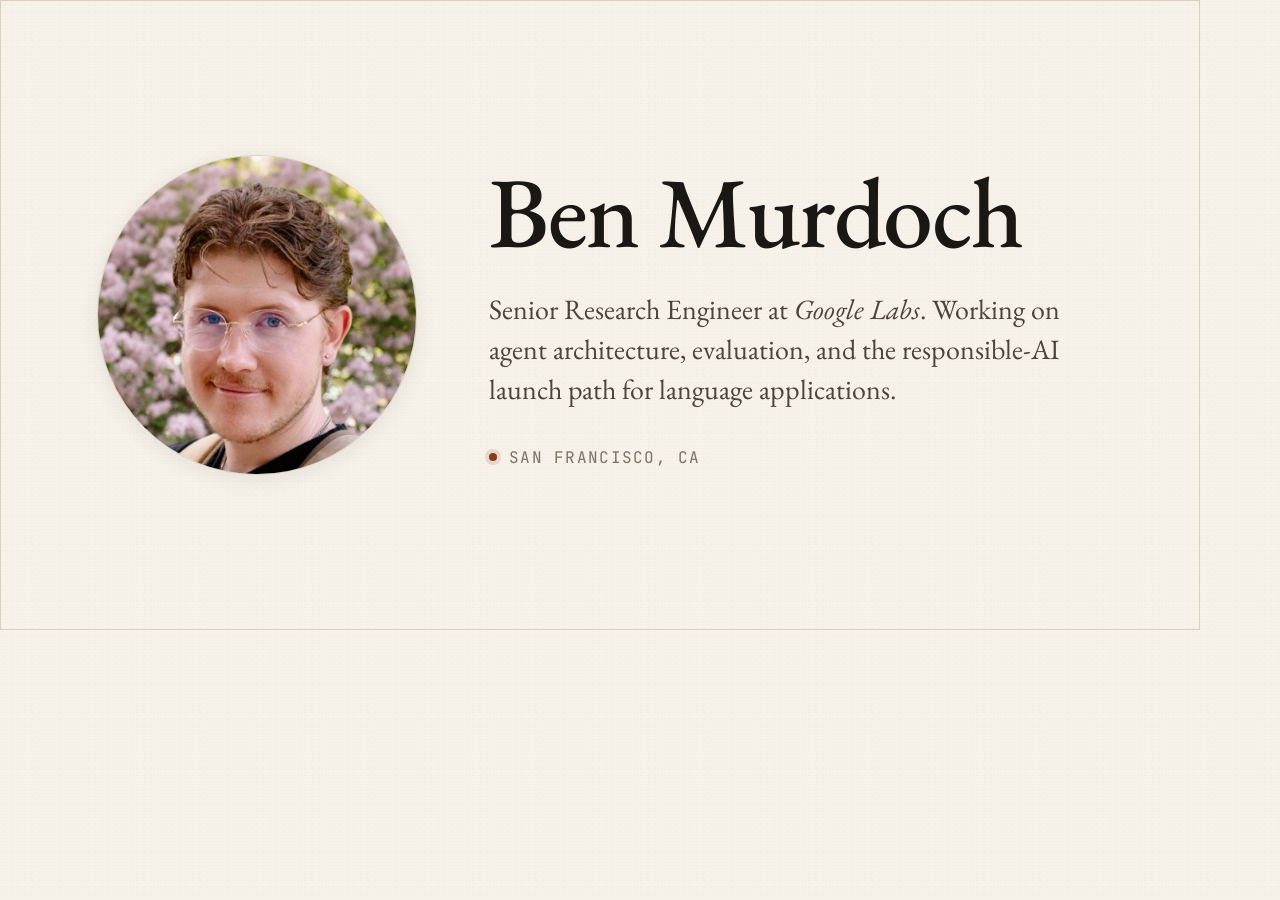
<file: og.html>
<!DOCTYPE html>
<html lang="en">
<head>
<meta charset="UTF-8" />
<title>Ben Murdoch — OG Image</title>
<link rel="preconnect" href="https://fonts.googleapis.com">
<link rel="preconnect" href="https://fonts.gstatic.com" crossorigin>
<link href="https://fonts.googleapis.com/css2?family=EB+Garamond:ital,wght@0,400;0,500;0,600;1,400&family=JetBrains+Mono:wght@400;500&display=swap" rel="stylesheet">
<style>
  :root {
    --paper:        #f6f2ea;
    --rule:         #d9d0bd;
    --ink:          #1a1814;
    --ink-soft:     #4a443a;
    --ink-muted:    #7a7264;
    --ember:        #8a3a1f;
    --serif: 'EB Garamond', 'Garamond', 'Georgia', serif;
    --mono:  'JetBrains Mono', 'SF Mono', 'Menlo', monospace;
  }

  * { box-sizing: border-box; margin: 0; padding: 0; }

  html, body {
    width: 1200px;
    height: 630px;
    overflow: hidden;
  }

  body {
    background: var(--paper);
    color: var(--ink);
    font-family: var(--serif);
    -webkit-font-smoothing: antialiased;
    -moz-osx-font-smoothing: grayscale;
    background-image:
      radial-gradient(rgba(80, 60, 30, 0.025) 1px, transparent 1px),
      radial-gradient(rgba(80, 60, 30, 0.018) 1px, transparent 1px);
    background-size: 3px 3px, 7px 7px;
    background-position: 0 0, 1px 2px;
    border: 1px solid var(--rule);
    display: flex;
    align-items: center;
    justify-content: center;
    gap: 72px;
    padding: 80px 96px;
  }

  .photo {
    width: 320px;
    height: 320px;
    border-radius: 50%;
    object-fit: cover;
    border: 1px solid var(--rule);
    box-shadow: 0 4px 20px rgba(26, 24, 20, 0.08);
    flex-shrink: 0;
  }

  .text {
    flex: 1;
    min-width: 0;
  }

  .name {
    font-family: var(--serif);
    font-weight: 500;
    font-size: 100px;
    line-height: 1.0;
    letter-spacing: -0.015em;
    color: var(--ink);
    margin-bottom: 28px;
    white-space: nowrap;
  }

  .tagline {
    font-family: var(--serif);
    font-size: 28px;
    line-height: 1.42;
    color: var(--ink-soft);
    margin-bottom: 36px;
    max-width: 620px;
  }

  .tagline em {
    font-style: italic;
    color: var(--ink-soft);
  }

  .locus {
    font-family: var(--mono);
    font-size: 16px;
    letter-spacing: 0.08em;
    text-transform: uppercase;
    color: var(--ink-muted);
    display: inline-flex;
    align-items: center;
    gap: 12px;
  }

  .dot {
    width: 8px;
    height: 8px;
    border-radius: 50%;
    background: var(--ember);
    box-shadow: 0 0 0 4px rgba(138, 58, 31, 0.15);
  }
</style>
</head>
<body>
  <img class="photo" src="profile.jpg" alt="Ben Murdoch" />
  <div class="text">
    <h1 class="name">Ben Murdoch</h1>
    <p class="tagline">
      Senior Research Engineer at <em>Google Labs</em>. Working on agent
      architecture, evaluation, and the responsible-AI launch path
      for language applications.
    </p>
    <p class="locus">
      <span class="dot"></span>
      San Francisco, CA
    </p>
  </div>
</body>
</html>
</file>
